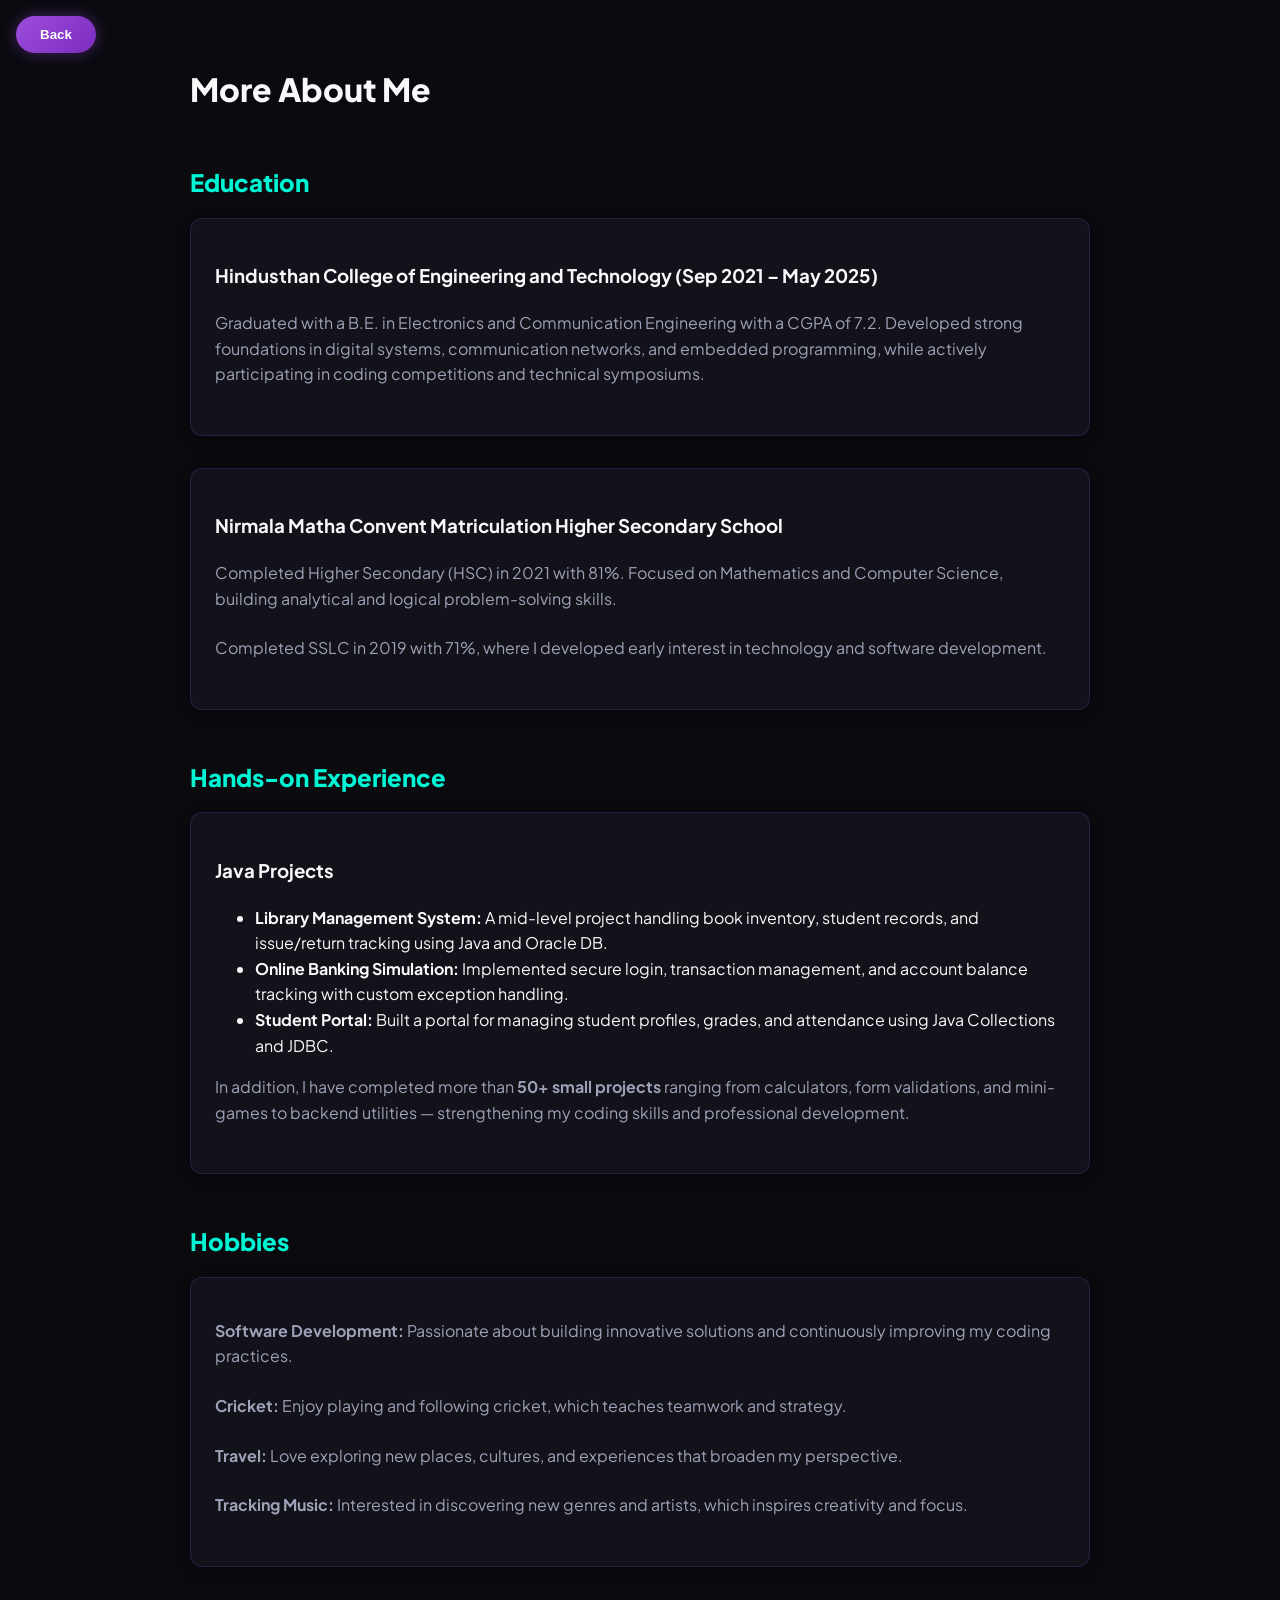
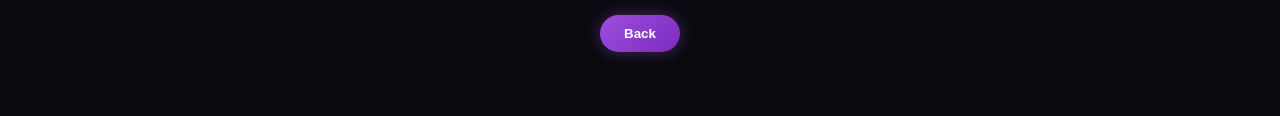
<file: portfolio-backend/docs/more-about-me.html>
<!DOCTYPE html>
<html lang="en">
<head>
  <meta charset="UTF-8">
  <title>More About Me | Sabari Vasudev</title>
  <style>
    @import url('https://fonts.googleapis.com/css2?family=Plus+Jakarta+Sans:wght@400;600;700;800&display=swap');

    :root {
      --bg-dark: #0a0a0f;
      --bg-card: #12121a;
      --primary: #9d4edd;
      --primary-glow: #7b2cbf;
      --cyan: #00f5d4;
      --text-main: #f8f9fa;
      --text-muted: #a0a0b8;
      --border-glow: rgba(157, 78, 221, 0.2);
    }

    body {
      margin: 0;
      font-family: 'Plus Jakarta Sans', sans-serif;
      background: var(--bg-dark);
      color: var(--text-main);
      line-height: 1.6;
    }

    .container {
      max-width: 900px;
      margin: 4rem auto;
      padding: 0 1.5rem;
    }

    h1, h2 {
      font-weight: 800;
      margin-bottom: 1rem;
    }

    h2 {
      color: var(--cyan);
      margin-top: 3rem;
    }

    p {
      color: var(--text-muted);
      margin-bottom: 1.5rem;
    }

    .card {
      background: var(--bg-card);
      border: 1px solid var(--border-glow);
      border-radius: 12px;
      padding: 1.5rem;
      margin-bottom: 2rem;
      box-shadow: 0 4px 15px rgba(0,0,0,0.4);
    }

    .btn-glow {
      display: inline-block;
      padding: 0.7rem 1.5rem;
      border-radius: 30px;
      background: linear-gradient(135deg, var(--primary), var(--primary-glow));
      color: #fff;
      font-weight: 600;
      text-decoration: none;
      border: none;
      cursor: pointer;
      box-shadow: 0 0 15px rgba(157, 78, 221, 0.4);
      transition: all 0.3s ease;
    }

    .btn-glow:hover {
      box-shadow: 0 0 25px rgba(157, 78, 221, 0.8);
      transform: scale(1.05);
    }

    .back-btn {
      position: fixed;
      top: 1rem;
      left: 1rem;
    }

    .bottom-btn {
      text-align: center;
      margin-top: 3rem;
    }
  </style>
</head>
<body>

  <!-- Top Back Button -->
  <button class="btn-glow back-btn" onclick="goBack()">Back</button>

  <div class="container">
    <h1>More About Me</h1>

    <!-- Education -->
    <h2>Education</h2>
    <div class="card">
      <h3>Hindusthan College of Engineering and Technology (Sep 2021 – May 2025)</h3>
      <p>Graduated with a B.E. in Electronics and Communication Engineering with a CGPA of 7.2. Developed strong foundations in digital systems, communication networks, and embedded programming, while actively participating in coding competitions and technical symposiums.</p>
    </div>

    <div class="card">
      <h3>Nirmala Matha Convent Matriculation Higher Secondary School</h3>
      <p>Completed Higher Secondary (HSC) in 2021 with 81%. Focused on Mathematics and Computer Science, building analytical and logical problem-solving skills.</p>
      <p>Completed SSLC in 2019 with 71%, where I developed early interest in technology and software development.</p>
    </div>

    <!-- Hands-on Projects -->
    <h2>Hands-on Experience</h2>
    <div class="card">
      <h3>Java Projects</h3>
      <ul>
        <li><strong>Library Management System:</strong> A mid-level project handling book inventory, student records, and issue/return tracking using Java and Oracle DB.</li>
        <li><strong>Online Banking Simulation:</strong> Implemented secure login, transaction management, and account balance tracking with custom exception handling.</li>
        <li><strong>Student Portal:</strong> Built a portal for managing student profiles, grades, and attendance using Java Collections and JDBC.</li>
      </ul>
      <p>In addition, I have completed more than <strong>50+ small projects</strong> ranging from calculators, form validations, and mini-games to backend utilities — strengthening my coding skills and professional development.</p>
    </div>

    <!-- Hobbies -->
    <h2>Hobbies</h2>
    <div class="card">
      <p><strong>Software Development:</strong> Passionate about building innovative solutions and continuously improving my coding practices.</p>
      <p><strong>Cricket:</strong> Enjoy playing and following cricket, which teaches teamwork and strategy.</p>
      <p><strong>Travel:</strong> Love exploring new places, cultures, and experiences that broaden my perspective.</p>
      <p><strong>Tracking Music:</strong> Interested in discovering new genres and artists, which inspires creativity and focus.</p>
    </div>

    <!-- Bottom Back Button -->
    <div class="bottom-btn">
      <button class="btn-glow" onclick="goBack()">Back</button>
    </div>
  </div>

  <script>
    function goBack() {
      window.location.href = "index.html"; // replace with your home page filename
    }
  </script>

</body>
</html>
</file>
